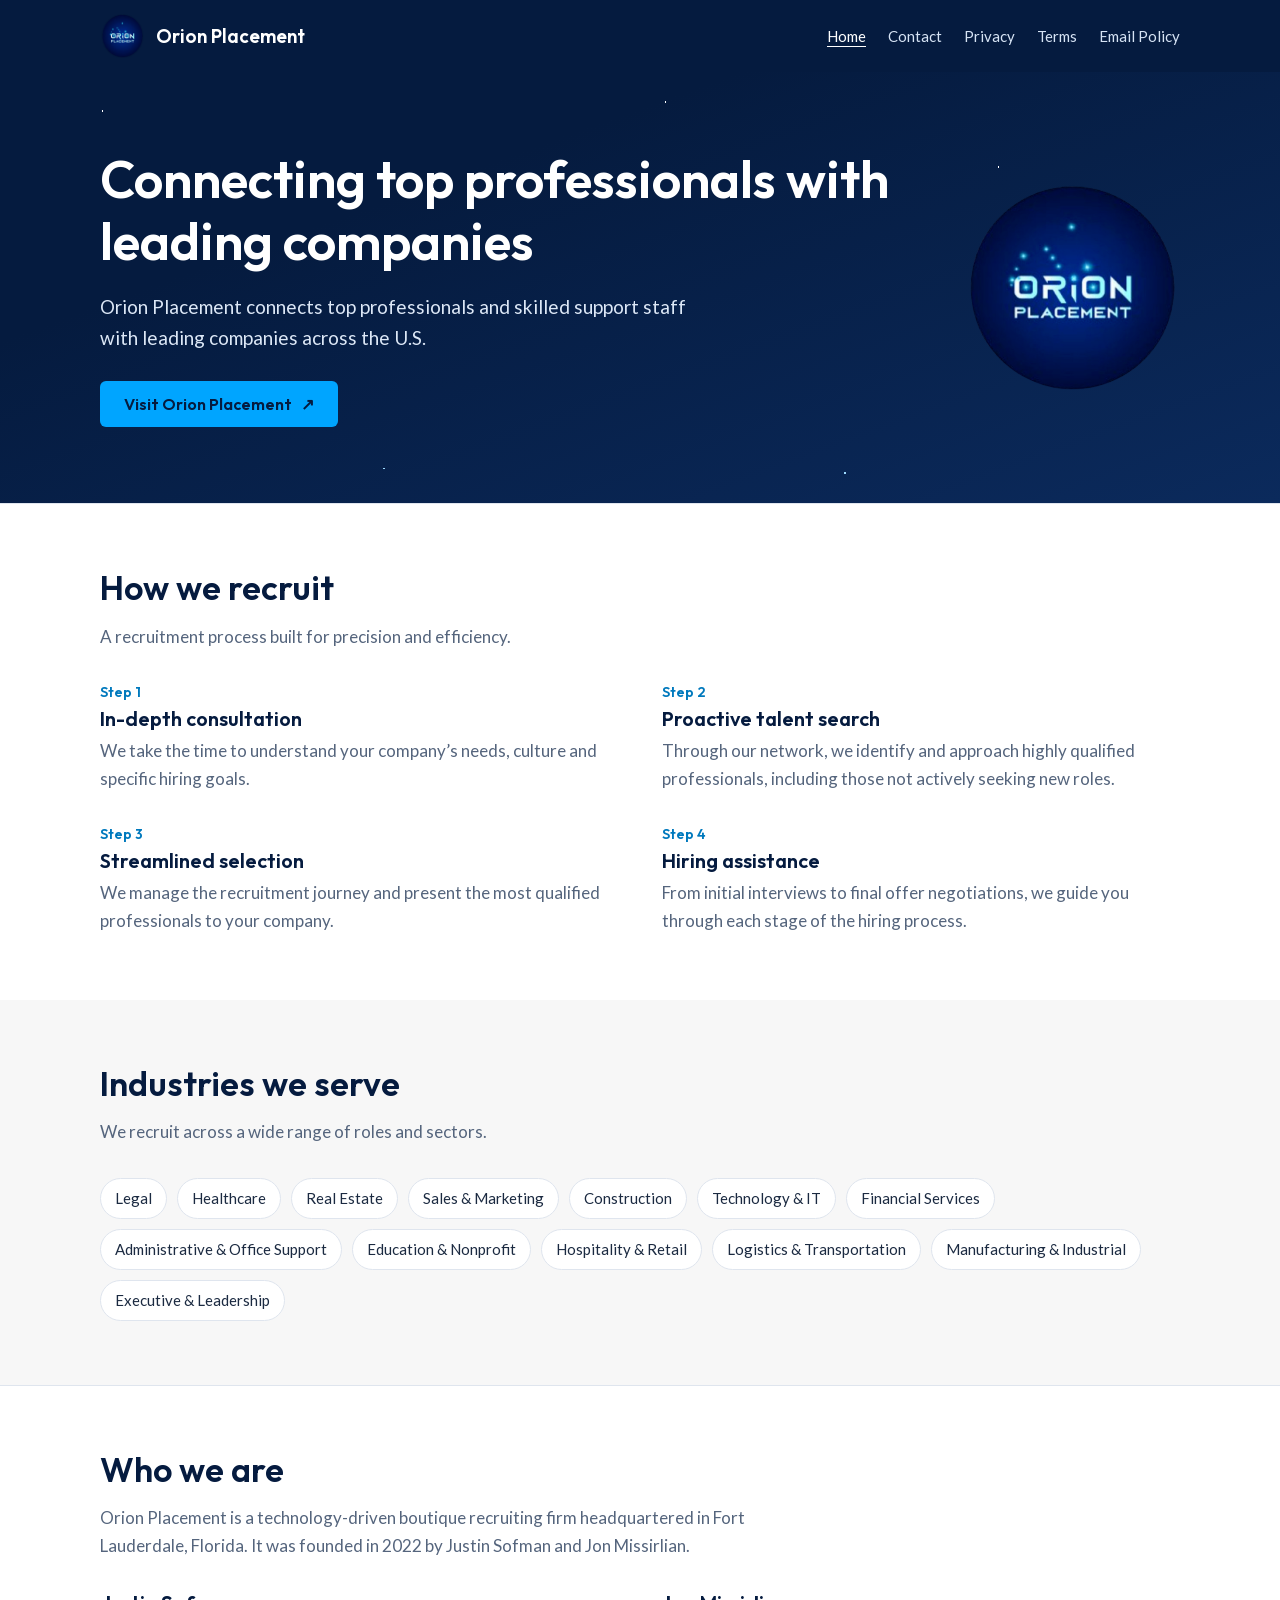
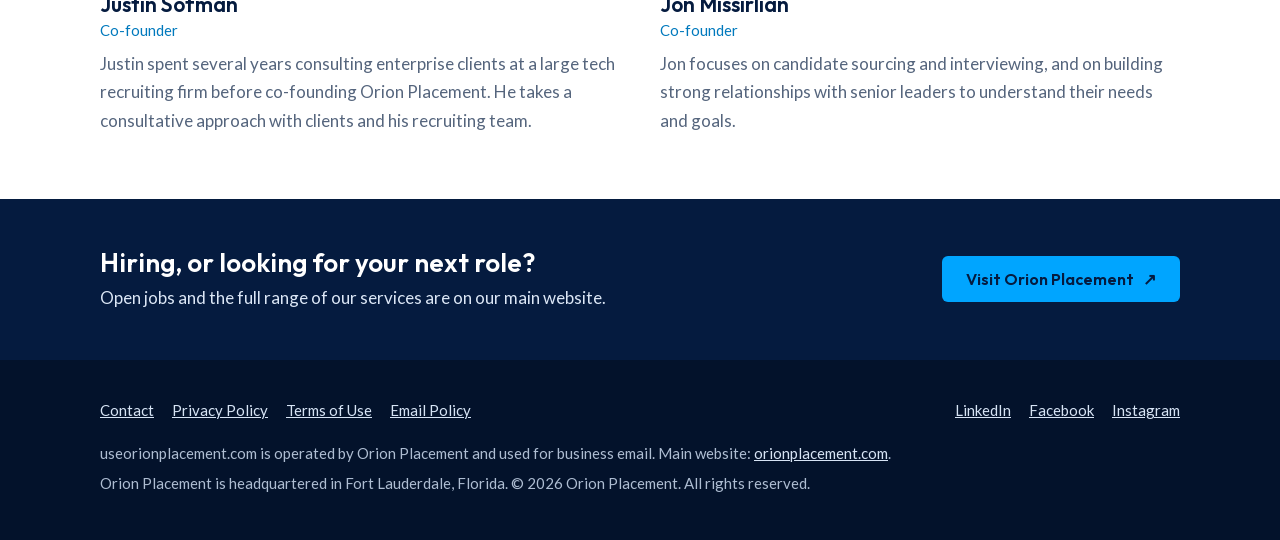
<file: index.html>
<!doctype html>
<html lang="en">
<head>
<meta charset="utf-8">
<meta name="viewport" content="width=device-width, initial-scale=1">
<title>Orion Placement | Connecting top professionals with leading companies</title>
<meta name="description" content="Orion Placement connects top professionals and skilled support staff with leading companies across the U.S.">
<meta name="robots" content="noindex, follow">
<meta name="theme-color" content="#051b3f">
<meta property="og:type" content="website">
<meta property="og:site_name" content="Orion Placement">
<meta property="og:title" content="Orion Placement | Connecting top professionals with leading companies">
<meta property="og:description" content="Orion Placement connects top professionals and skilled support staff with leading companies across the U.S.">
<meta property="og:url" content="https://useorionplacement.com/">
<meta property="og:image" content="https://useorionplacement.com/assets/logo.png">
<link rel="canonical" href="https://useorionplacement.com/">
<link rel="icon" href="assets/logo-small.png">
<link rel="stylesheet" href="assets/styles.css">
</head>
<body>
<a class="skip-link" href="index.html#content">Skip to content</a>
<header class="site-header"><div class="wrap">
  <a class="brand" href="index.html"><img src="assets/logo-small.png" alt="" width="44" height="44">Orion Placement</a>
  <nav class="site-nav" aria-label="Main">
    <a href="index.html" aria-current="page">Home</a>
    <a href="contact.html">Contact</a>
    <a href="privacy.html">Privacy</a>
    <a href="terms.html">Terms</a>
    <a href="email-policy.html">Email Policy</a>
  </nav>
</div></header>
<main id="content">
<section class="hero"><div class="wrap">
  <div>
    <h1>Connecting top professionals with leading companies</h1>
    <p>Orion Placement connects top professionals and skilled support staff with leading companies across the U.S.</p>
    <a href="https://orionplacement.com/" target="_blank" rel="noopener noreferrer nofollow" class="button">Visit Orion Placement <span class="arrow" aria-hidden="true">↗</span></a>
  </div>
  <img src="assets/logo.png" alt="Orion Placement logo" width="220" height="210" fetchpriority="high">
</div></section>
<section class="section"><div class="wrap">
  <h2>How we recruit</h2>
  <p class="lede">A recruitment process built for precision and efficiency.</p>
  <ol class="steps">
    <li><span class="num">Step 1</span><h3>In-depth consultation</h3><p>We take the time to understand your company’s needs, culture and specific hiring goals.</p></li>
    <li><span class="num">Step 2</span><h3>Proactive talent search</h3><p>Through our network, we identify and approach highly qualified professionals, including those not actively seeking new roles.</p></li>
    <li><span class="num">Step 3</span><h3>Streamlined selection</h3><p>We manage the recruitment journey and present the most qualified professionals to your company.</p></li>
    <li><span class="num">Step 4</span><h3>Hiring assistance</h3><p>From initial interviews to final offer negotiations, we guide you through each stage of the hiring process.</p></li>
  </ol>
</div></section>
<section class="section tint"><div class="wrap">
  <h2>Industries we serve</h2>
  <p class="lede">We recruit across a wide range of roles and sectors.</p>
  <ul class="industries">
    <li>Legal</li>
    <li>Healthcare</li>
    <li>Real Estate</li>
    <li>Sales &amp; Marketing</li>
    <li>Construction</li>
    <li>Technology &amp; IT</li>
    <li>Financial Services</li>
    <li>Administrative &amp; Office Support</li>
    <li>Education &amp; Nonprofit</li>
    <li>Hospitality &amp; Retail</li>
    <li>Logistics &amp; Transportation</li>
    <li>Manufacturing &amp; Industrial</li>
    <li>Executive &amp; Leadership</li>
  </ul>
</div></section>
<section class="section"><div class="wrap">
  <h2>Who we are</h2>
  <p class="lede">Orion Placement is a technology-driven boutique recruiting firm headquartered in Fort Lauderdale, Florida. It was founded in 2022 by Justin Sofman and Jon Missirlian.</p>
  <div class="founders">
    <div><h3>Justin Sofman</h3><p class="role">Co-founder</p><p>Justin spent several years consulting enterprise clients at a large tech recruiting firm before co-founding Orion Placement. He takes a consultative approach with clients and his recruiting team.</p></div>
    <div><h3>Jon Missirlian</h3><p class="role">Co-founder</p><p>Jon focuses on candidate sourcing and interviewing, and on building strong relationships with senior leaders to understand their needs and goals.</p></div>
  </div>
</div></section>
<section class="band"><div class="wrap">
  <div><h2>Hiring, or looking for your next role?</h2><p>Open jobs and the full range of our services are on our main website.</p></div>
  <a href="https://orionplacement.com/" target="_blank" rel="noopener noreferrer nofollow" class="button">Visit Orion Placement <span class="arrow" aria-hidden="true">↗</span></a>
</div></section>
</main>
<footer class="site-footer"><div class="wrap">
  <div class="footer-top">
    <div class="footer-links">
      <a href="contact.html">Contact</a><a href="privacy.html">Privacy Policy</a><a href="terms.html">Terms of Use</a><a href="email-policy.html">Email Policy</a>
    </div>
    <div class="footer-links">
      <a href="https://www.linkedin.com/company/orion-placement/" target="_blank" rel="noopener noreferrer nofollow">LinkedIn</a>
      <a href="https://www.facebook.com/profile.php?id=61550896364176" target="_blank" rel="noopener noreferrer nofollow">Facebook</a>
      <a href="https://www.instagram.com/orionplacementllc" target="_blank" rel="noopener noreferrer nofollow">Instagram</a>
    </div>
  </div>
  <p>useorionplacement.com is operated by Orion Placement and used for business email. Main website: <a href="https://orionplacement.com/" target="_blank" rel="noopener noreferrer nofollow">orionplacement.com</a>.</p>
  <p>Orion Placement is headquartered in Fort Lauderdale, Florida. © 2026 Orion Placement. All rights reserved.</p>
</div></footer>
</body>
</html>
</file>
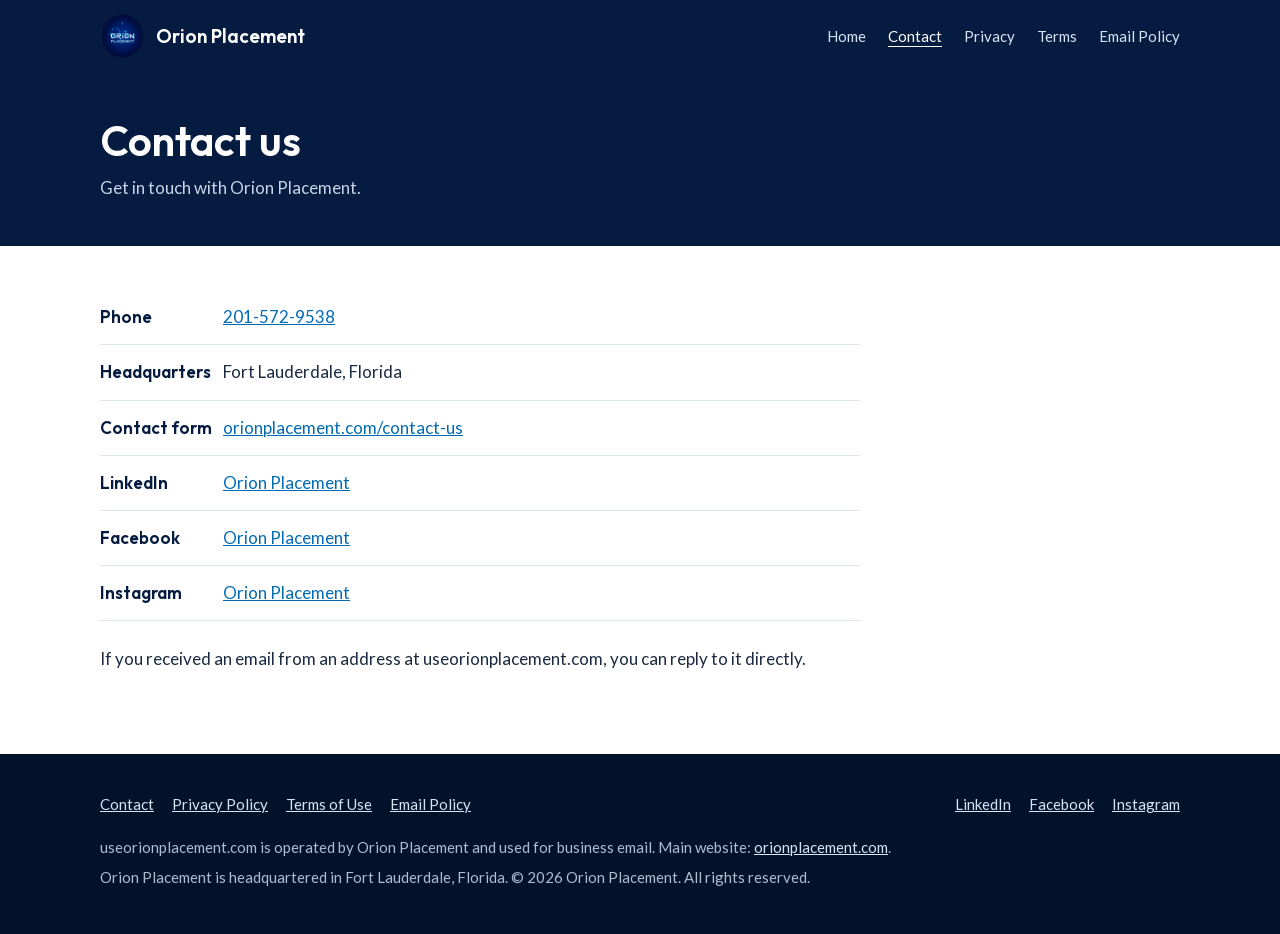
<file: contact.html>
<!doctype html>
<html lang="en">
<head>
<meta charset="utf-8">
<meta name="viewport" content="width=device-width, initial-scale=1">
<title>Contact us | Orion Placement</title>
<meta name="description" content="Contact us for useorionplacement.com, operated by Orion Placement.">
<meta name="robots" content="noindex, follow">
<meta name="theme-color" content="#051b3f">
<meta property="og:type" content="website">
<meta property="og:site_name" content="Orion Placement">
<meta property="og:title" content="Contact us | Orion Placement">
<meta property="og:description" content="Contact us for useorionplacement.com, operated by Orion Placement.">
<meta property="og:url" content="https://useorionplacement.com/contact.html">
<meta property="og:image" content="https://useorionplacement.com/assets/logo.png">
<link rel="canonical" href="https://useorionplacement.com/contact.html">
<link rel="icon" href="assets/logo-small.png">
<link rel="stylesheet" href="assets/styles.css">
</head>
<body>
<a class="skip-link" href="contact.html#content">Skip to content</a>
<header class="site-header"><div class="wrap">
  <a class="brand" href="index.html"><img src="assets/logo-small.png" alt="" width="44" height="44">Orion Placement</a>
  <nav class="site-nav" aria-label="Main">
    <a href="index.html">Home</a>
    <a href="contact.html" aria-current="page">Contact</a>
    <a href="privacy.html">Privacy</a>
    <a href="terms.html">Terms</a>
    <a href="email-policy.html">Email Policy</a>
  </nav>
</div></header>
<main id="content">
<section class="page-head"><div class="wrap"><h1>Contact us</h1><p>Get in touch with Orion Placement.</p></div></section>
<div class="wrap"><div class="prose">
<ul class="contact-list">
  <li><strong>Phone</strong> <a href="tel:+12015729538">201-572-9538</a></li>
  <li><strong>Headquarters</strong> Fort Lauderdale, Florida</li>
  <li><strong>Contact form</strong> <a href="https://orionplacement.com/contact-us/" target="_blank" rel="noopener noreferrer nofollow">orionplacement.com/contact-us</a></li>
  <li><strong>LinkedIn</strong> <a href="https://www.linkedin.com/company/orion-placement/" target="_blank" rel="noopener noreferrer nofollow">Orion Placement</a></li>
  <li><strong>Facebook</strong> <a href="https://www.facebook.com/profile.php?id=61550896364176" target="_blank" rel="noopener noreferrer nofollow">Orion Placement</a></li>
  <li><strong>Instagram</strong> <a href="https://www.instagram.com/orionplacementllc" target="_blank" rel="noopener noreferrer nofollow">Orion Placement</a></li>
</ul>
<p>If you received an email from an address at useorionplacement.com, you can reply to it directly.</p>
</div></div>
</main>
<footer class="site-footer"><div class="wrap">
  <div class="footer-top">
    <div class="footer-links">
      <a href="contact.html">Contact</a><a href="privacy.html">Privacy Policy</a><a href="terms.html">Terms of Use</a><a href="email-policy.html">Email Policy</a>
    </div>
    <div class="footer-links">
      <a href="https://www.linkedin.com/company/orion-placement/" target="_blank" rel="noopener noreferrer nofollow">LinkedIn</a>
      <a href="https://www.facebook.com/profile.php?id=61550896364176" target="_blank" rel="noopener noreferrer nofollow">Facebook</a>
      <a href="https://www.instagram.com/orionplacementllc" target="_blank" rel="noopener noreferrer nofollow">Instagram</a>
    </div>
  </div>
  <p>useorionplacement.com is operated by Orion Placement and used for business email. Main website: <a href="https://orionplacement.com/" target="_blank" rel="noopener noreferrer nofollow">orionplacement.com</a>.</p>
  <p>Orion Placement is headquartered in Fort Lauderdale, Florida. © 2026 Orion Placement. All rights reserved.</p>
</div></footer>
</body>
</html>
</file>
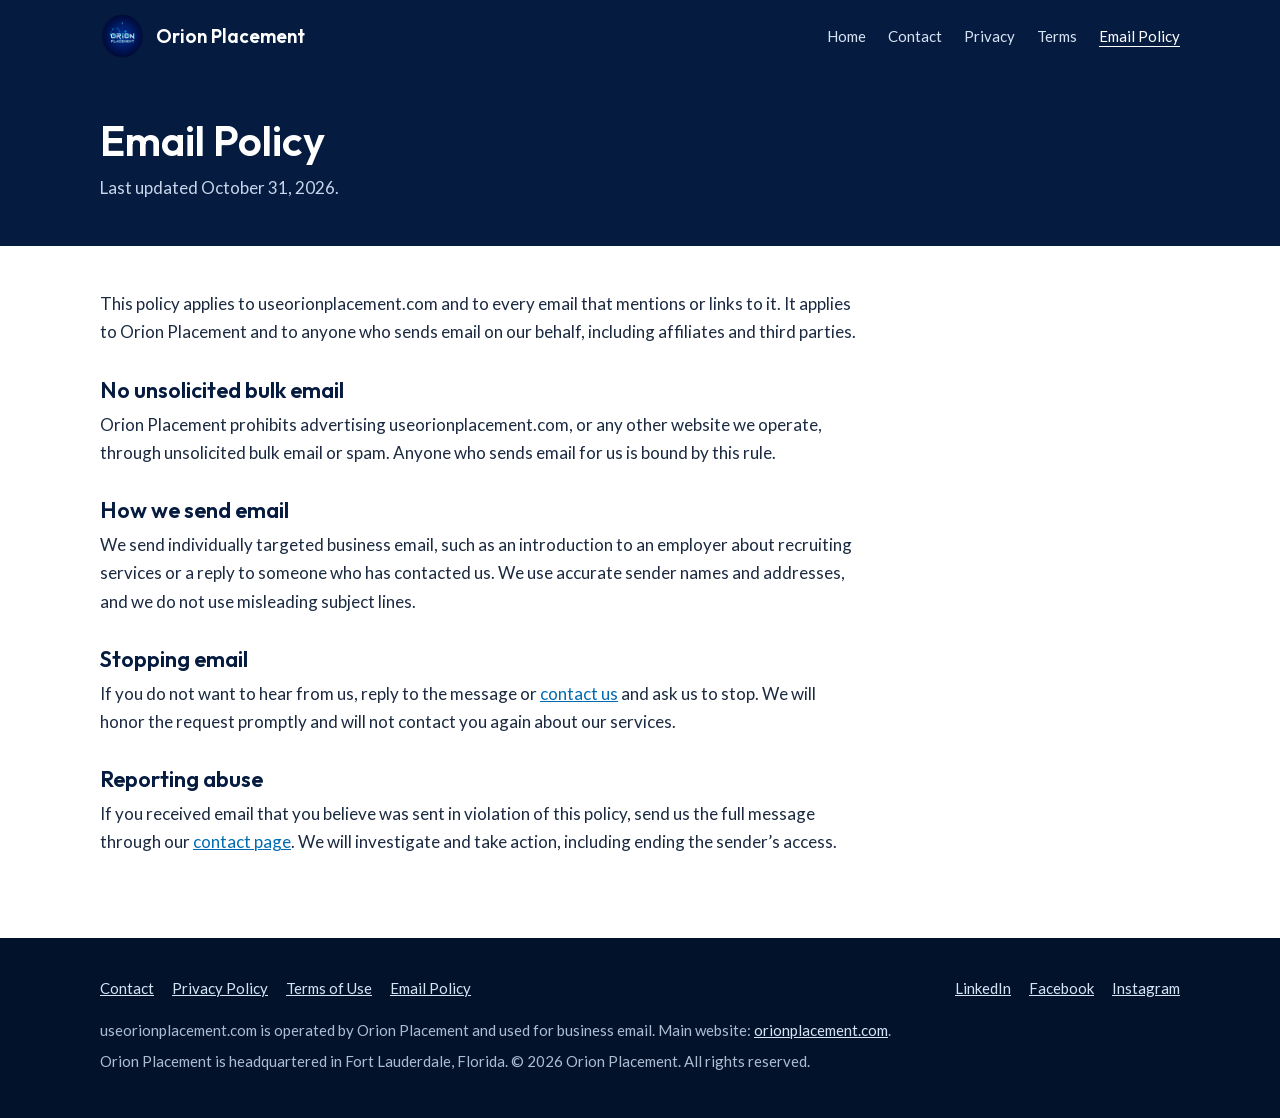
<file: email-policy.html>
<!doctype html>
<html lang="en">
<head>
<meta charset="utf-8">
<meta name="viewport" content="width=device-width, initial-scale=1">
<title>Email Policy | Orion Placement</title>
<meta name="description" content="Email Policy for useorionplacement.com, operated by Orion Placement.">
<meta name="robots" content="noindex, follow">
<meta name="theme-color" content="#051b3f">
<meta property="og:type" content="website">
<meta property="og:site_name" content="Orion Placement">
<meta property="og:title" content="Email Policy | Orion Placement">
<meta property="og:description" content="Email Policy for useorionplacement.com, operated by Orion Placement.">
<meta property="og:url" content="https://useorionplacement.com/email-policy.html">
<meta property="og:image" content="https://useorionplacement.com/assets/logo.png">
<link rel="canonical" href="https://useorionplacement.com/email-policy.html">
<link rel="icon" href="assets/logo-small.png">
<link rel="stylesheet" href="assets/styles.css">
</head>
<body>
<a class="skip-link" href="email-policy.html#content">Skip to content</a>
<header class="site-header"><div class="wrap">
  <a class="brand" href="index.html"><img src="assets/logo-small.png" alt="" width="44" height="44">Orion Placement</a>
  <nav class="site-nav" aria-label="Main">
    <a href="index.html">Home</a>
    <a href="contact.html">Contact</a>
    <a href="privacy.html">Privacy</a>
    <a href="terms.html">Terms</a>
    <a href="email-policy.html" aria-current="page">Email Policy</a>
  </nav>
</div></header>
<main id="content">
<section class="page-head"><div class="wrap"><h1>Email Policy</h1><p>Last updated October 31, 2026.</p></div></section>
<div class="wrap"><div class="prose">
<p>This policy applies to useorionplacement.com and to every email that mentions or links to it. It applies to Orion Placement and to anyone who sends email on our behalf, including affiliates and third parties.</p>
<h2>No unsolicited bulk email</h2>
<p>Orion Placement prohibits advertising useorionplacement.com, or any other website we operate, through unsolicited bulk email or spam. Anyone who sends email for us is bound by this rule.</p>
<h2>How we send email</h2>
<p>We send individually targeted business email, such as an introduction to an employer about recruiting services or a reply to someone who has contacted us. We use accurate sender names and addresses, and we do not use misleading subject lines.</p>
<h2>Stopping email</h2>
<p>If you do not want to hear from us, reply to the message or <a href="contact.html">contact us</a> and ask us to stop. We will honor the request promptly and will not contact you again about our services.</p>
<h2>Reporting abuse</h2>
<p>If you received email that you believe was sent in violation of this policy, send us the full message through our <a href="contact.html">contact page</a>. We will investigate and take action, including ending the sender’s access.</p>
</div></div>
</main>
<footer class="site-footer"><div class="wrap">
  <div class="footer-top">
    <div class="footer-links">
      <a href="contact.html">Contact</a><a href="privacy.html">Privacy Policy</a><a href="terms.html">Terms of Use</a><a href="email-policy.html">Email Policy</a>
    </div>
    <div class="footer-links">
      <a href="https://www.linkedin.com/company/orion-placement/" target="_blank" rel="noopener noreferrer nofollow">LinkedIn</a>
      <a href="https://www.facebook.com/profile.php?id=61550896364176" target="_blank" rel="noopener noreferrer nofollow">Facebook</a>
      <a href="https://www.instagram.com/orionplacementllc" target="_blank" rel="noopener noreferrer nofollow">Instagram</a>
    </div>
  </div>
  <p>useorionplacement.com is operated by Orion Placement and used for business email. Main website: <a href="https://orionplacement.com/" target="_blank" rel="noopener noreferrer nofollow">orionplacement.com</a>.</p>
  <p>Orion Placement is headquartered in Fort Lauderdale, Florida. © 2026 Orion Placement. All rights reserved.</p>
</div></footer>
</body>
</html>
</file>
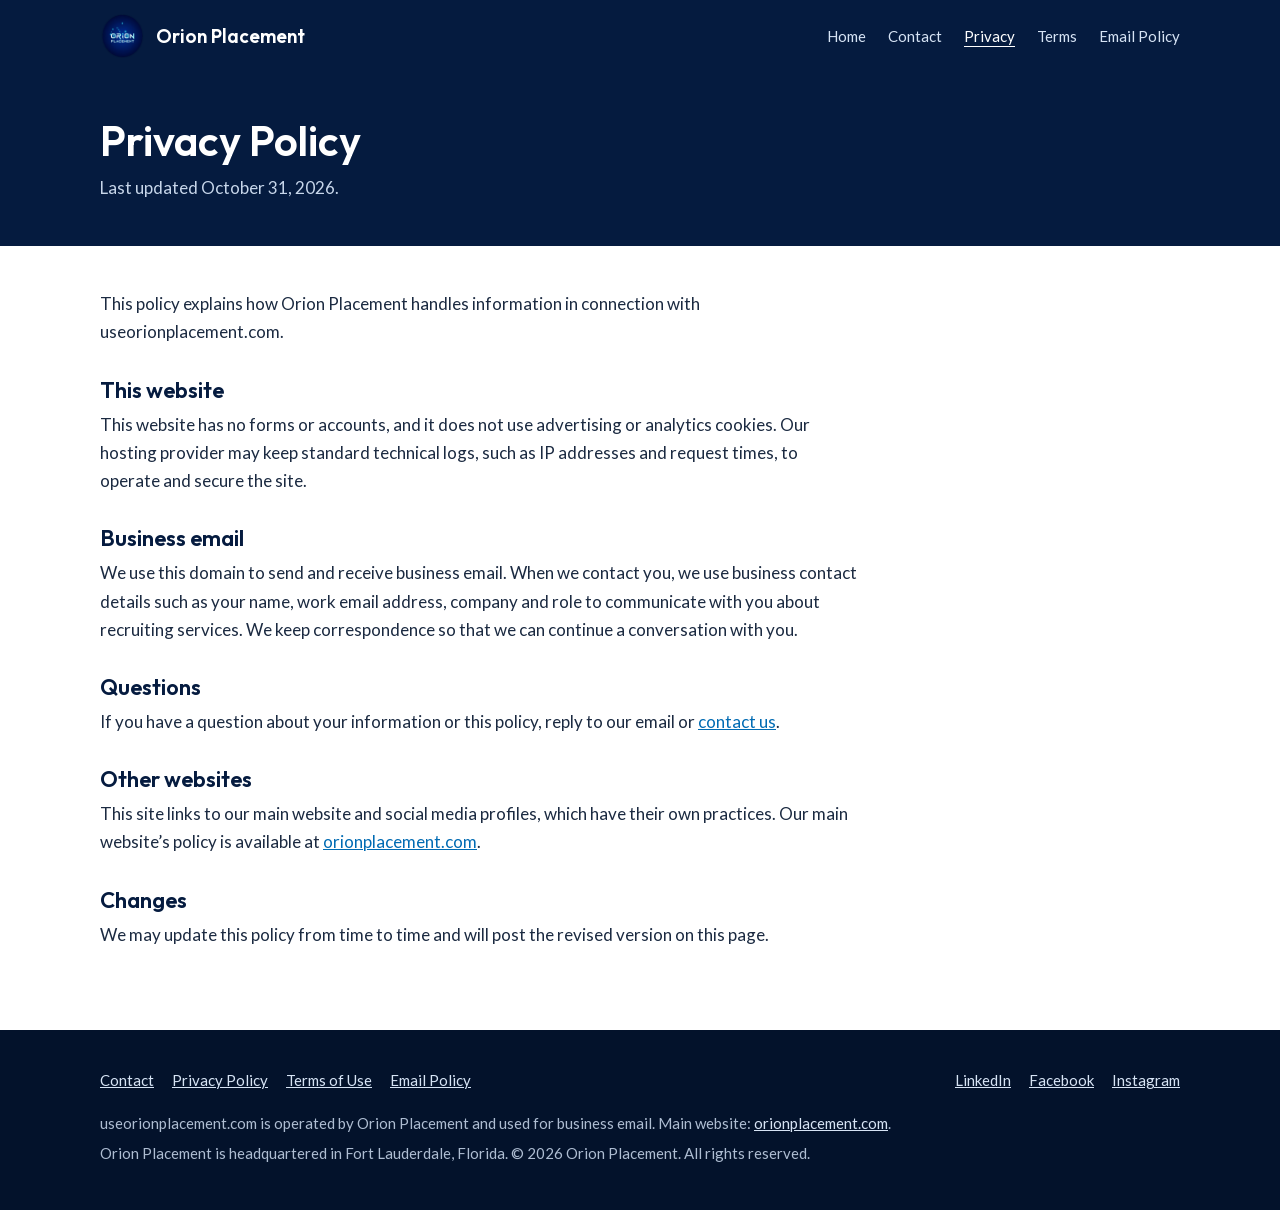
<file: privacy.html>
<!doctype html>
<html lang="en">
<head>
<meta charset="utf-8">
<meta name="viewport" content="width=device-width, initial-scale=1">
<title>Privacy Policy | Orion Placement</title>
<meta name="description" content="Privacy Policy for useorionplacement.com, operated by Orion Placement.">
<meta name="robots" content="noindex, follow">
<meta name="theme-color" content="#051b3f">
<meta property="og:type" content="website">
<meta property="og:site_name" content="Orion Placement">
<meta property="og:title" content="Privacy Policy | Orion Placement">
<meta property="og:description" content="Privacy Policy for useorionplacement.com, operated by Orion Placement.">
<meta property="og:url" content="https://useorionplacement.com/privacy.html">
<meta property="og:image" content="https://useorionplacement.com/assets/logo.png">
<link rel="canonical" href="https://useorionplacement.com/privacy.html">
<link rel="icon" href="assets/logo-small.png">
<link rel="stylesheet" href="assets/styles.css">
</head>
<body>
<a class="skip-link" href="privacy.html#content">Skip to content</a>
<header class="site-header"><div class="wrap">
  <a class="brand" href="index.html"><img src="assets/logo-small.png" alt="" width="44" height="44">Orion Placement</a>
  <nav class="site-nav" aria-label="Main">
    <a href="index.html">Home</a>
    <a href="contact.html">Contact</a>
    <a href="privacy.html" aria-current="page">Privacy</a>
    <a href="terms.html">Terms</a>
    <a href="email-policy.html">Email Policy</a>
  </nav>
</div></header>
<main id="content">
<section class="page-head"><div class="wrap"><h1>Privacy Policy</h1><p>Last updated October 31, 2026.</p></div></section>
<div class="wrap"><div class="prose">
<p>This policy explains how Orion Placement handles information in connection with useorionplacement.com.</p>
<h2>This website</h2>
<p>This website has no forms or accounts, and it does not use advertising or analytics cookies. Our hosting provider may keep standard technical logs, such as IP addresses and request times, to operate and secure the site.</p>
<h2>Business email</h2>
<p>We use this domain to send and receive business email. When we contact you, we use business contact details such as your name, work email address, company and role to communicate with you about recruiting services. We keep correspondence so that we can continue a conversation with you.</p>
<h2>Questions</h2>
<p>If you have a question about your information or this policy, reply to our email or <a href="contact.html">contact us</a>.</p>
<h2>Other websites</h2>
<p>This site links to our main website and social media profiles, which have their own practices. Our main website’s policy is available at <a href="https://orionplacement.com/privacy-policy-2/" target="_blank" rel="noopener noreferrer nofollow">orionplacement.com</a>.</p>
<h2>Changes</h2>
<p>We may update this policy from time to time and will post the revised version on this page.</p>
</div></div>
</main>
<footer class="site-footer"><div class="wrap">
  <div class="footer-top">
    <div class="footer-links">
      <a href="contact.html">Contact</a><a href="privacy.html">Privacy Policy</a><a href="terms.html">Terms of Use</a><a href="email-policy.html">Email Policy</a>
    </div>
    <div class="footer-links">
      <a href="https://www.linkedin.com/company/orion-placement/" target="_blank" rel="noopener noreferrer nofollow">LinkedIn</a>
      <a href="https://www.facebook.com/profile.php?id=61550896364176" target="_blank" rel="noopener noreferrer nofollow">Facebook</a>
      <a href="https://www.instagram.com/orionplacementllc" target="_blank" rel="noopener noreferrer nofollow">Instagram</a>
    </div>
  </div>
  <p>useorionplacement.com is operated by Orion Placement and used for business email. Main website: <a href="https://orionplacement.com/" target="_blank" rel="noopener noreferrer nofollow">orionplacement.com</a>.</p>
  <p>Orion Placement is headquartered in Fort Lauderdale, Florida. © 2026 Orion Placement. All rights reserved.</p>
</div></footer>
</body>
</html>
</file>
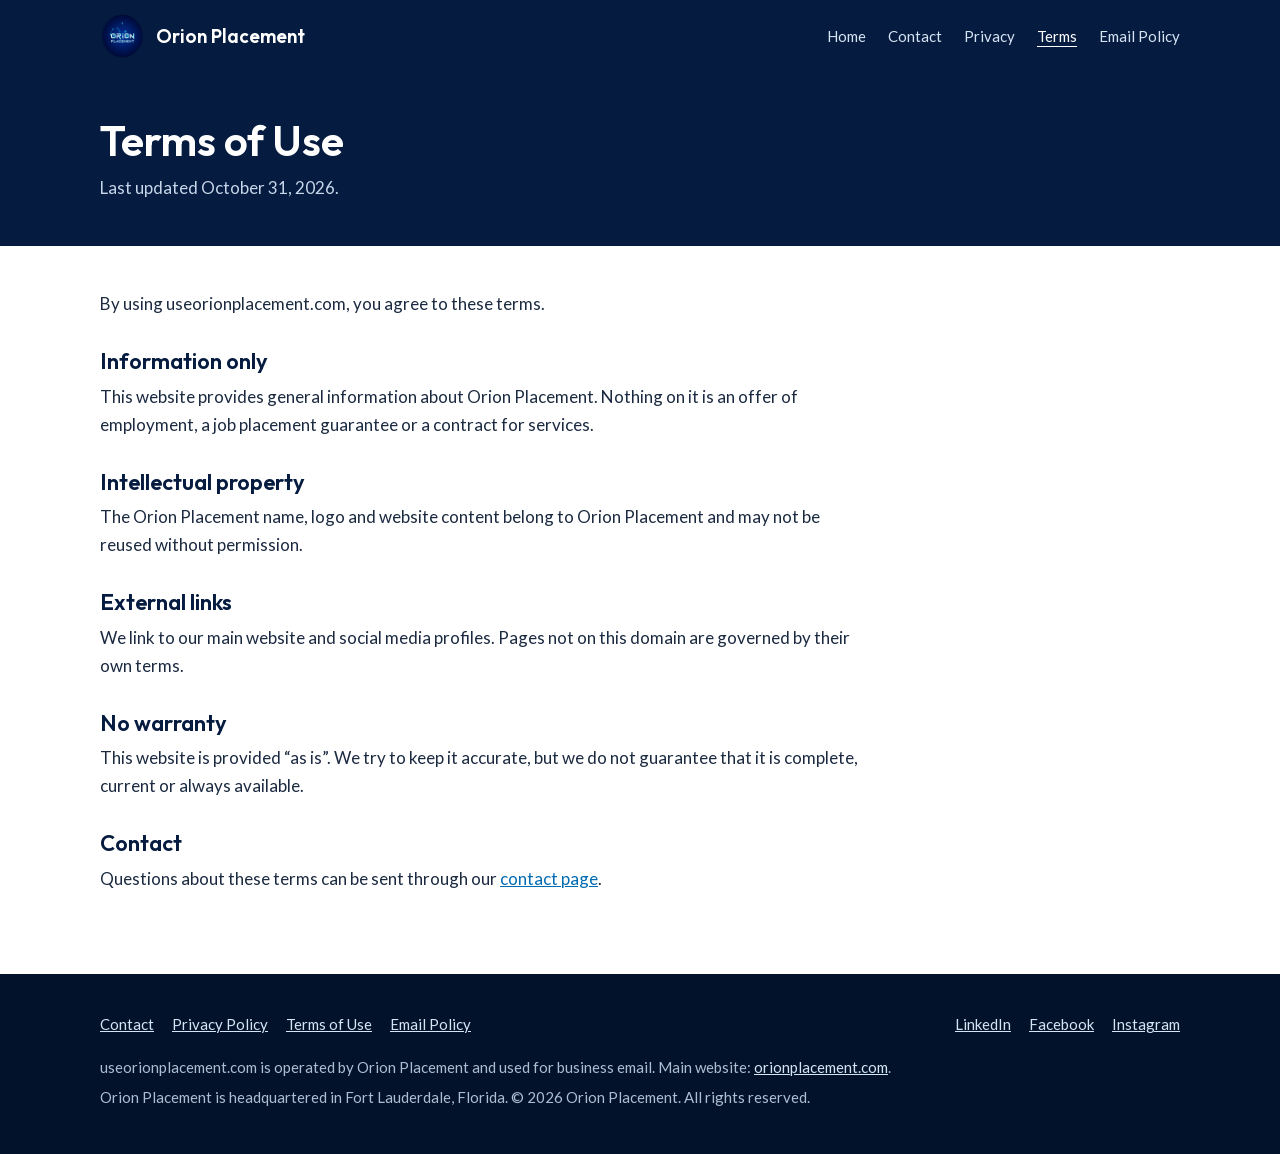
<file: terms.html>
<!doctype html>
<html lang="en">
<head>
<meta charset="utf-8">
<meta name="viewport" content="width=device-width, initial-scale=1">
<title>Terms of Use | Orion Placement</title>
<meta name="description" content="Terms of Use for useorionplacement.com, operated by Orion Placement.">
<meta name="robots" content="noindex, follow">
<meta name="theme-color" content="#051b3f">
<meta property="og:type" content="website">
<meta property="og:site_name" content="Orion Placement">
<meta property="og:title" content="Terms of Use | Orion Placement">
<meta property="og:description" content="Terms of Use for useorionplacement.com, operated by Orion Placement.">
<meta property="og:url" content="https://useorionplacement.com/terms.html">
<meta property="og:image" content="https://useorionplacement.com/assets/logo.png">
<link rel="canonical" href="https://useorionplacement.com/terms.html">
<link rel="icon" href="assets/logo-small.png">
<link rel="stylesheet" href="assets/styles.css">
</head>
<body>
<a class="skip-link" href="terms.html#content">Skip to content</a>
<header class="site-header"><div class="wrap">
  <a class="brand" href="index.html"><img src="assets/logo-small.png" alt="" width="44" height="44">Orion Placement</a>
  <nav class="site-nav" aria-label="Main">
    <a href="index.html">Home</a>
    <a href="contact.html">Contact</a>
    <a href="privacy.html">Privacy</a>
    <a href="terms.html" aria-current="page">Terms</a>
    <a href="email-policy.html">Email Policy</a>
  </nav>
</div></header>
<main id="content">
<section class="page-head"><div class="wrap"><h1>Terms of Use</h1><p>Last updated October 31, 2026.</p></div></section>
<div class="wrap"><div class="prose">
<p>By using useorionplacement.com, you agree to these terms.</p>
<h2>Information only</h2>
<p>This website provides general information about Orion Placement. Nothing on it is an offer of employment, a job placement guarantee or a contract for services.</p>
<h2>Intellectual property</h2>
<p>The Orion Placement name, logo and website content belong to Orion Placement and may not be reused without permission.</p>
<h2>External links</h2>
<p>We link to our main website and social media profiles. Pages not on this domain are governed by their own terms.</p>
<h2>No warranty</h2>
<p>This website is provided “as is”. We try to keep it accurate, but we do not guarantee that it is complete, current or always available.</p>
<h2>Contact</h2>
<p>Questions about these terms can be sent through our <a href="contact.html">contact page</a>.</p>
</div></div>
</main>
<footer class="site-footer"><div class="wrap">
  <div class="footer-top">
    <div class="footer-links">
      <a href="contact.html">Contact</a><a href="privacy.html">Privacy Policy</a><a href="terms.html">Terms of Use</a><a href="email-policy.html">Email Policy</a>
    </div>
    <div class="footer-links">
      <a href="https://www.linkedin.com/company/orion-placement/" target="_blank" rel="noopener noreferrer nofollow">LinkedIn</a>
      <a href="https://www.facebook.com/profile.php?id=61550896364176" target="_blank" rel="noopener noreferrer nofollow">Facebook</a>
      <a href="https://www.instagram.com/orionplacementllc" target="_blank" rel="noopener noreferrer nofollow">Instagram</a>
    </div>
  </div>
  <p>useorionplacement.com is operated by Orion Placement and used for business email. Main website: <a href="https://orionplacement.com/" target="_blank" rel="noopener noreferrer nofollow">orionplacement.com</a>.</p>
  <p>Orion Placement is headquartered in Fort Lauderdale, Florida. © 2026 Orion Placement. All rights reserved.</p>
</div></footer>
</body>
</html>
</file>
<file: assets/styles.css>
@font-face { font-family: "Outfit"; src: url("fonts/outfit-400-700.woff2") format("woff2"); font-weight: 400 700; font-display: swap; }
@font-face { font-family: "Lato"; src: url("fonts/lato-400.woff2") format("woff2"); font-weight: 400; font-display: swap; }
@font-face { font-family: "Lato"; src: url("fonts/lato-700.woff2") format("woff2"); font-weight: 700; font-display: swap; }

:root {
  --navy: #051b3f;
  --navy-soft: #0b2a5c;
  --blue: #00a5ff;
  --ink: #1b2a41;
  --muted: #55657d;
  --line: #dfe5ee;
  --paper: #f7f7f7;
  --width: 1080px;
}

* { box-sizing: border-box; }
html { -webkit-text-size-adjust: 100%; }
body { margin: 0; font: 400 17px/1.65 "Lato", system-ui, sans-serif; color: var(--ink); background: #fff; }
h1, h2, h3 { font-family: "Outfit", system-ui, sans-serif; line-height: 1.2; margin: 0; color: var(--navy); font-weight: 600; }
p { margin: 0 0 1em; }
a { color: #006bb3; }
a:focus-visible, .button:focus-visible { outline: 3px solid var(--blue); outline-offset: 2px; }
.skip-link { position: absolute; left: 12px; top: -60px; z-index: 10; padding: 10px 16px; background: #fff; color: var(--navy); border-radius: 6px; }
.skip-link:focus { top: 12px; }
.wrap { width: min(var(--width), calc(100% - 40px)); margin-inline: auto; }

/* Header */
.site-header { background: var(--navy); }
.site-header .wrap { display: flex; align-items: center; justify-content: space-between; gap: 20px; padding-block: 14px; flex-wrap: wrap; }
.brand { display: flex; align-items: center; gap: 12px; color: #fff; text-decoration: none; font: 600 19px "Outfit", sans-serif; }
.brand img { width: 44px; height: 44px; }
.site-nav { display: flex; gap: 22px; }
.site-nav a { color: #d7e4f5; text-decoration: none; font-size: 15px; }
.site-nav a:hover, .site-nav a[aria-current] { color: #fff; text-decoration: underline; text-underline-offset: 4px; }

/* Hero */
.hero {
  color: #fff;
  background:
    radial-gradient(1.5px 1.5px at 8% 9%, #fff 50%, transparent 51%),
    radial-gradient(2px 2px at 30% 92%, #9fdcff 50%, transparent 51%),
    radial-gradient(1.5px 1.5px at 52% 7%, #fff 50%, transparent 51%),
    radial-gradient(2px 2px at 66% 93%, #9fdcff 50%, transparent 51%),
    radial-gradient(1.5px 1.5px at 78% 22%, #fff 50%, transparent 51%),
    radial-gradient(2.5px 2.5px at 90% 60%, #9fdcff 50%, transparent 51%),
    linear-gradient(160deg, var(--navy) 30%, var(--navy-soft) 100%);
}
.hero .wrap { display: grid; grid-template-columns: 1fr 220px; gap: 48px; align-items: center; padding-block: 76px; }
.hero h1 { color: #fff; font-size: clamp(34px, 5vw, 52px); margin-bottom: 18px; }
.hero p { font-size: 19px; color: #dce7f6; max-width: 620px; margin-bottom: 28px; }
.hero img { width: 220px; height: auto; display: block; }

.button { display: inline-block; padding: 13px 24px; border-radius: 6px; background: var(--blue); color: var(--navy); font: 600 16px "Outfit", sans-serif; text-decoration: none; }
.button:hover { background: #38bbff; }
.button .arrow { margin-left: 6px; }

/* Sections */
.section { padding-block: 64px; border-top: 1px solid var(--line); }
.section.tint { background: var(--paper); border-top: 0; }
.section h2 { font-size: clamp(26px, 3.2vw, 34px); margin-bottom: 14px; }
.lede { max-width: 720px; color: var(--muted); margin-bottom: 32px; }

.steps { list-style: none; margin: 0; padding: 0; display: grid; grid-template-columns: repeat(2, 1fr); gap: 32px 44px; }
.steps h3 { font-size: 20px; margin-bottom: 6px; }
.steps .num { display: block; color: #0079bd; font: 600 14px "Outfit", sans-serif; margin-bottom: 6px; }
.steps p { margin: 0; color: var(--muted); }

.industries { list-style: none; margin: 0; padding: 0; display: flex; flex-wrap: wrap; gap: 10px; }
.industries li { padding: 7px 14px; border: 1px solid var(--line); background: #fff; border-radius: 999px; font-size: 15px; }

.founders { display: grid; grid-template-columns: repeat(2, 1fr); gap: 40px; }
.founders h3 { font-size: 21px; }
.founders .role { color: #0079bd; font-size: 15px; margin-bottom: 8px; }
.founders p:last-child { margin: 0; color: var(--muted); }

.band { background: var(--navy); color: #dce7f6; padding-block: 48px; }
.band .wrap { display: flex; align-items: center; justify-content: space-between; gap: 28px; flex-wrap: wrap; }
.band h2 { color: #fff; font-size: 26px; margin-bottom: 6px; }
.band p { margin: 0; }

/* Text pages */
.page-head { background: var(--navy); padding-block: 44px; }
.page-head h1 { color: #fff; font-size: clamp(30px, 4vw, 42px); }
.page-head p { color: #c7d6ea; margin: 8px 0 0; }
.prose { padding-block: 44px 64px; max-width: 760px; }
.prose h2 { font-size: 22px; margin: 30px 0 8px; }
.prose ul { padding-left: 20px; }
.prose .contact-list { list-style: none; padding: 0; margin: 0 0 24px; }
.contact-list li { padding: 13px 0; border-bottom: 1px solid var(--line); }
.contact-list strong { display: inline-block; min-width: 120px; font-family: "Outfit", sans-serif; font-weight: 600; color: var(--navy); }

/* Footer */
.site-footer { background: #03122b; color: #aebdd2; font-size: 15px; padding-block: 38px; }
.site-footer a { color: #d7e4f5; }
.footer-top { display: flex; justify-content: space-between; gap: 24px; flex-wrap: wrap; margin-bottom: 18px; }
.footer-links { display: flex; flex-wrap: wrap; gap: 8px 18px; }
.site-footer p { margin: 0 0 6px; }

@media (max-width: 760px) {
  .hero .wrap { grid-template-columns: 1fr; padding-block: 48px; gap: 26px; }
  .hero img { width: 130px; grid-row: 1; }
  .steps, .founders { grid-template-columns: 1fr; gap: 26px; }
  .section { padding-block: 46px; }
  .site-nav { gap: 16px; }
  .contact-list strong { display: block; min-width: 0; }
}
</file>
